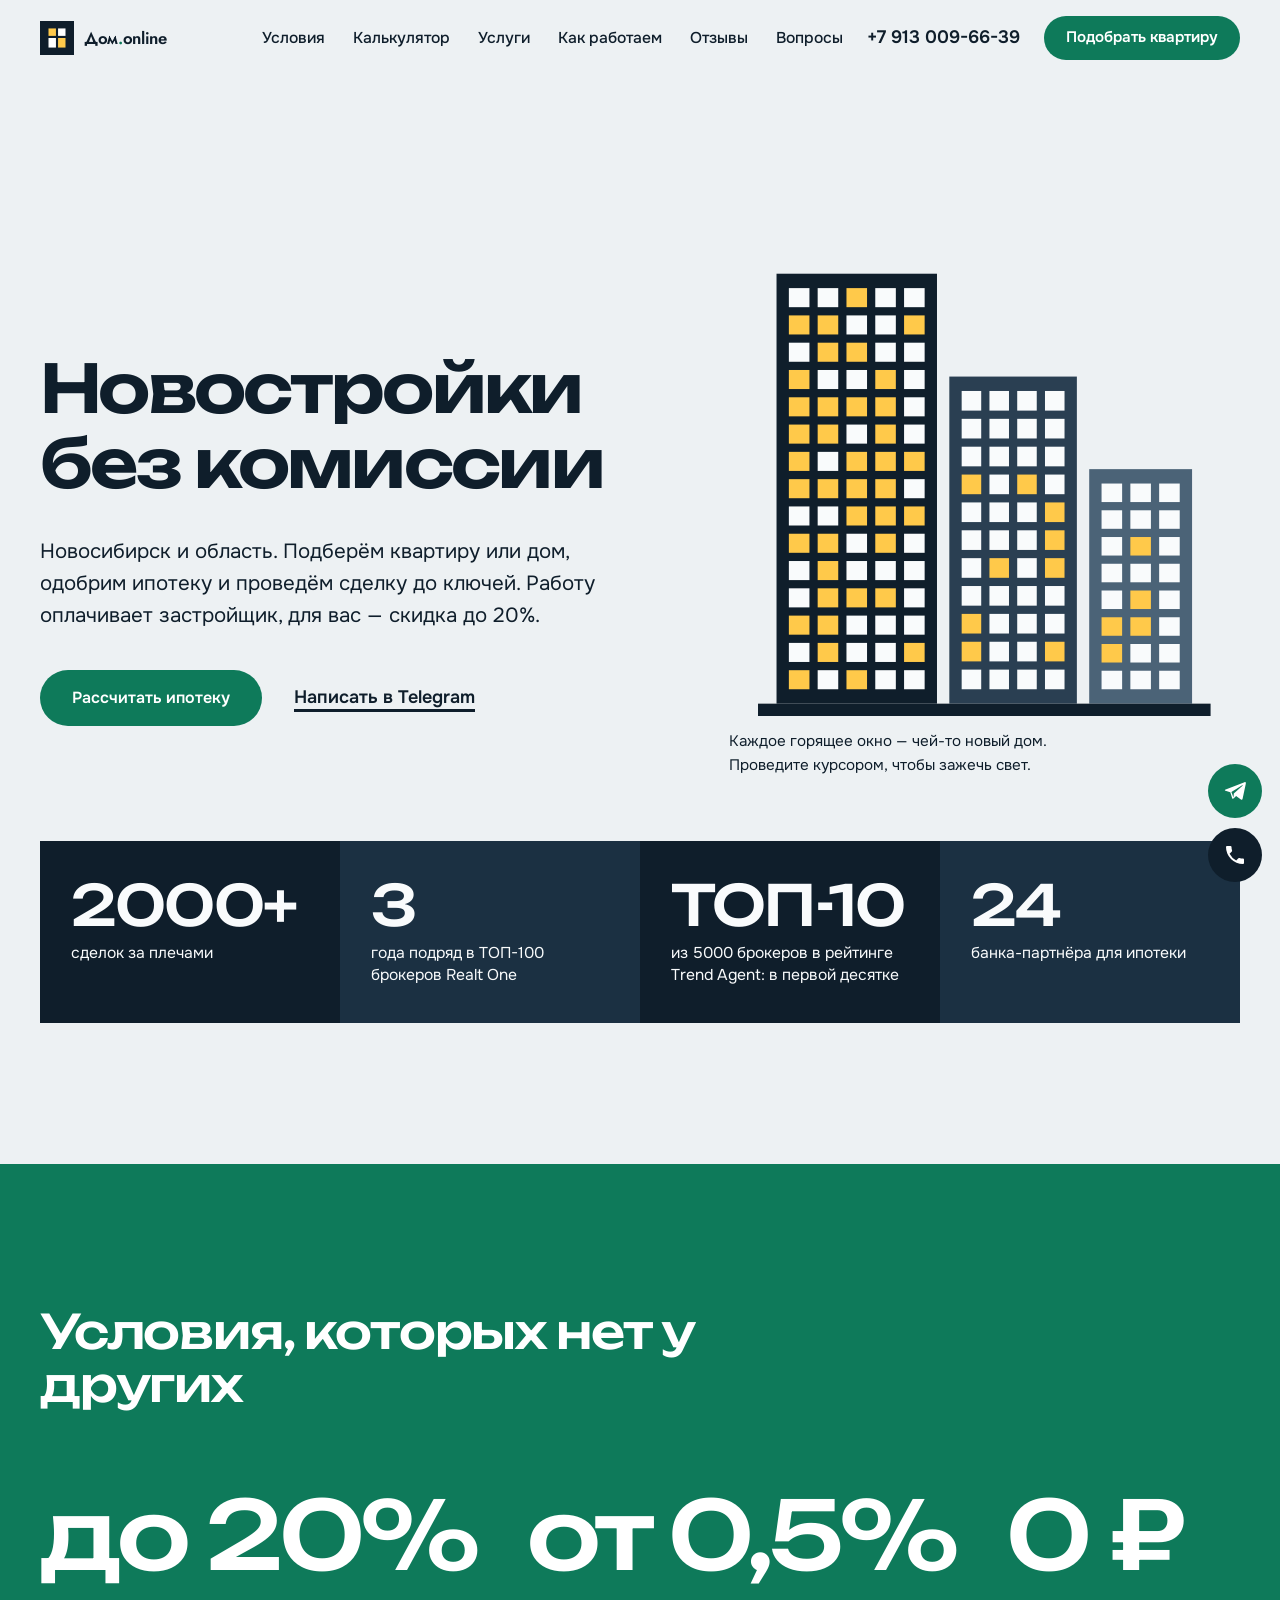
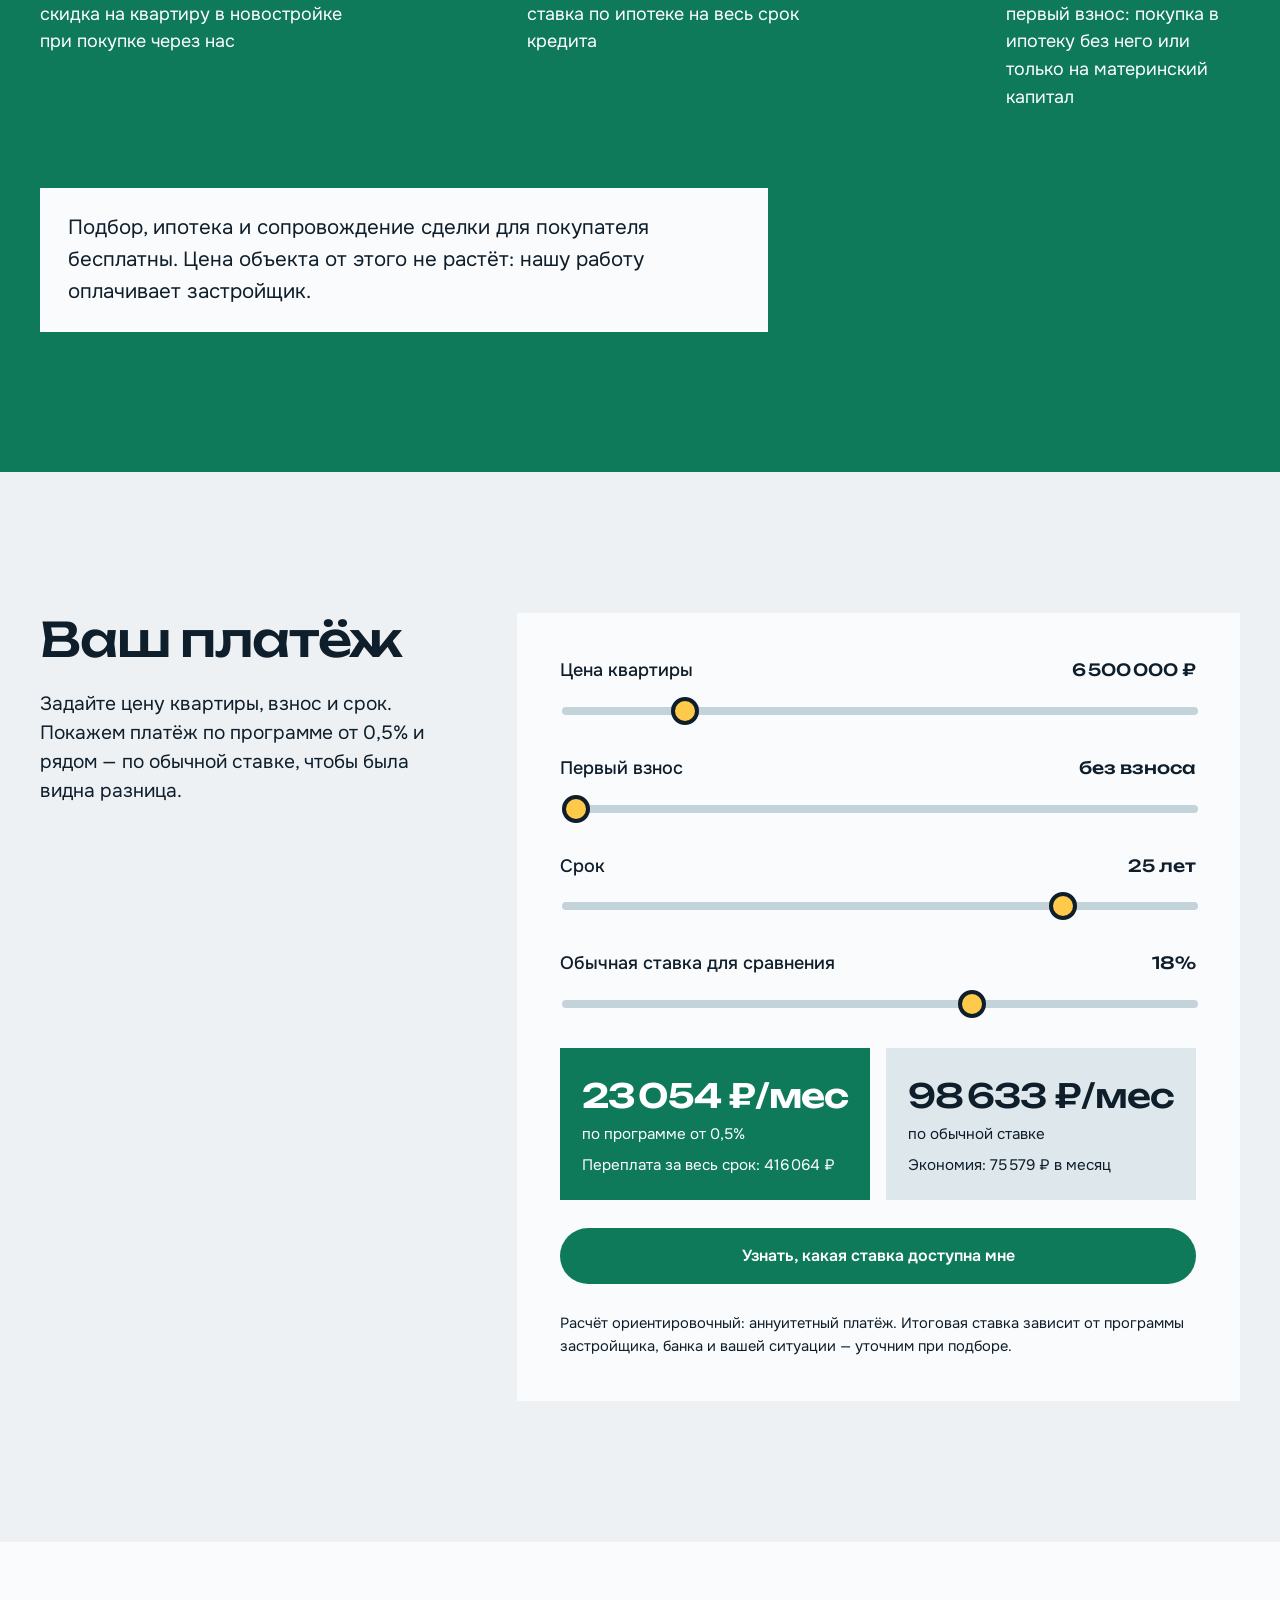
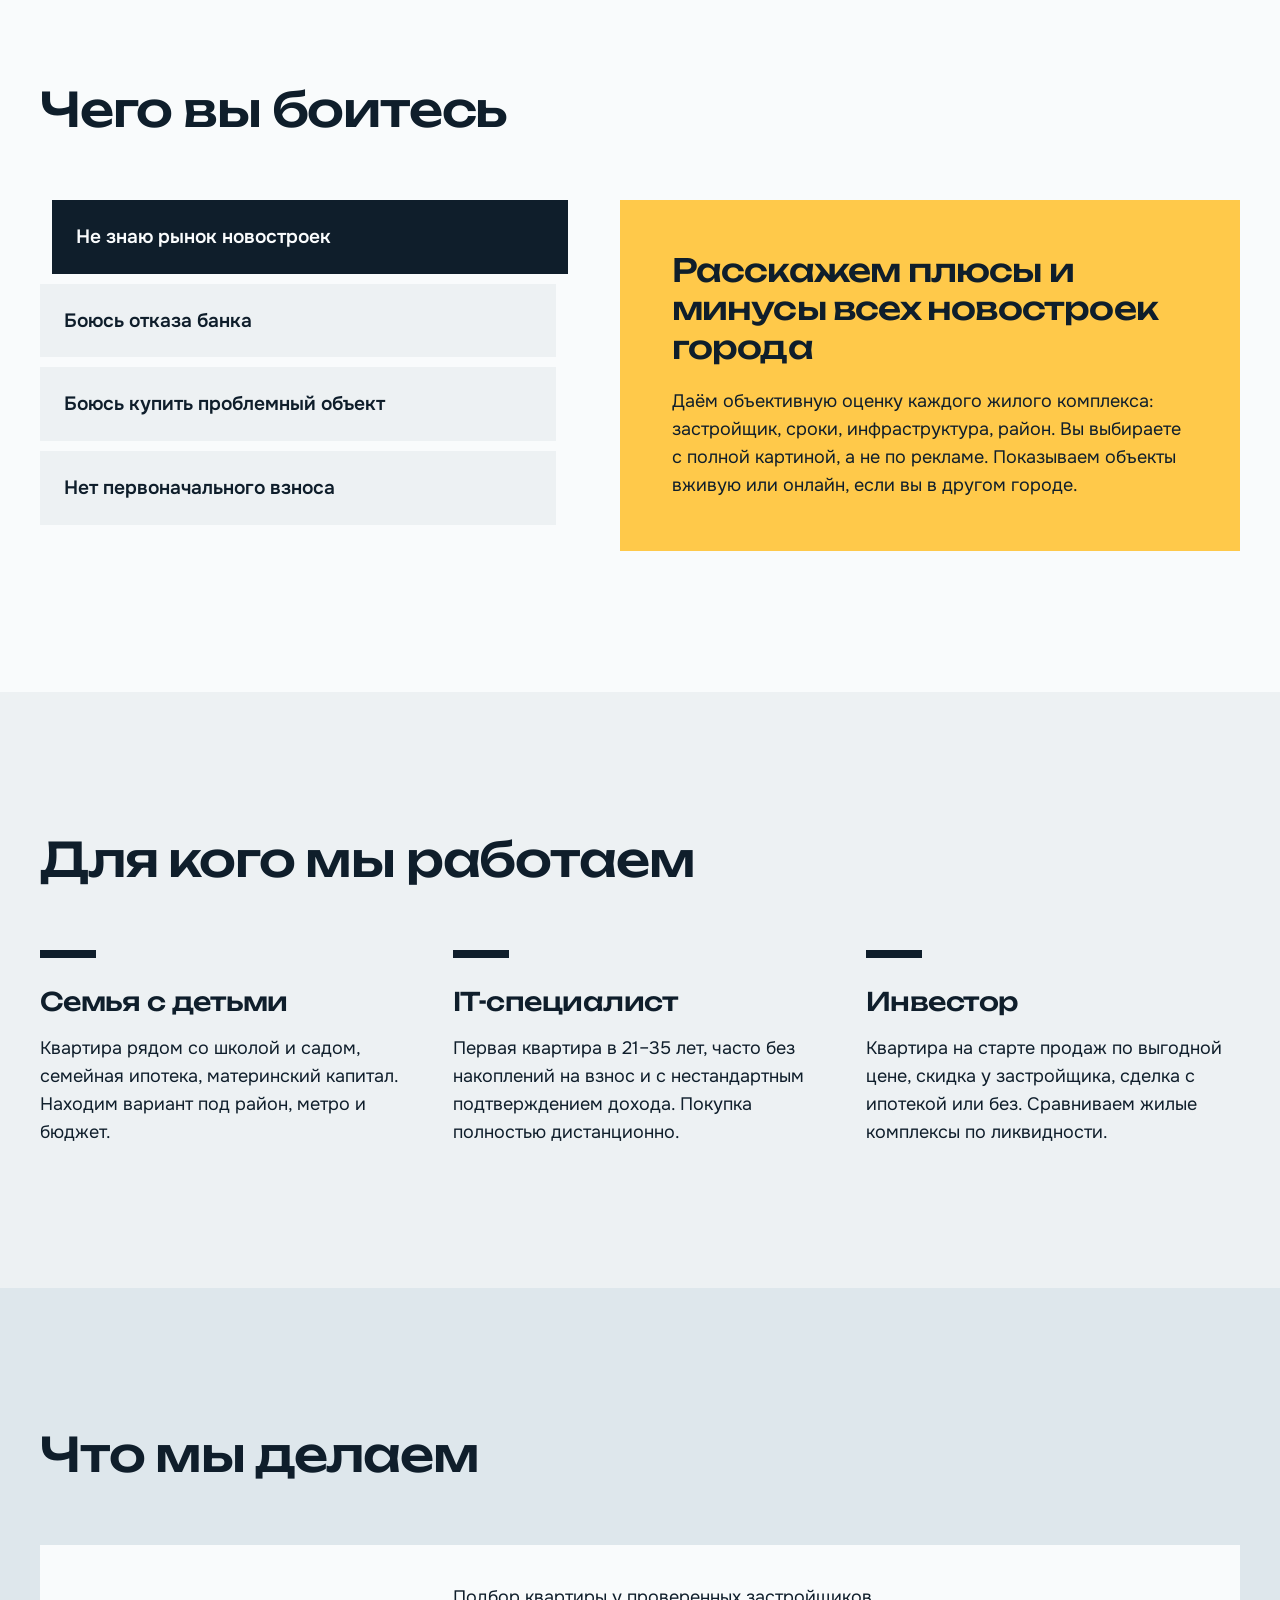
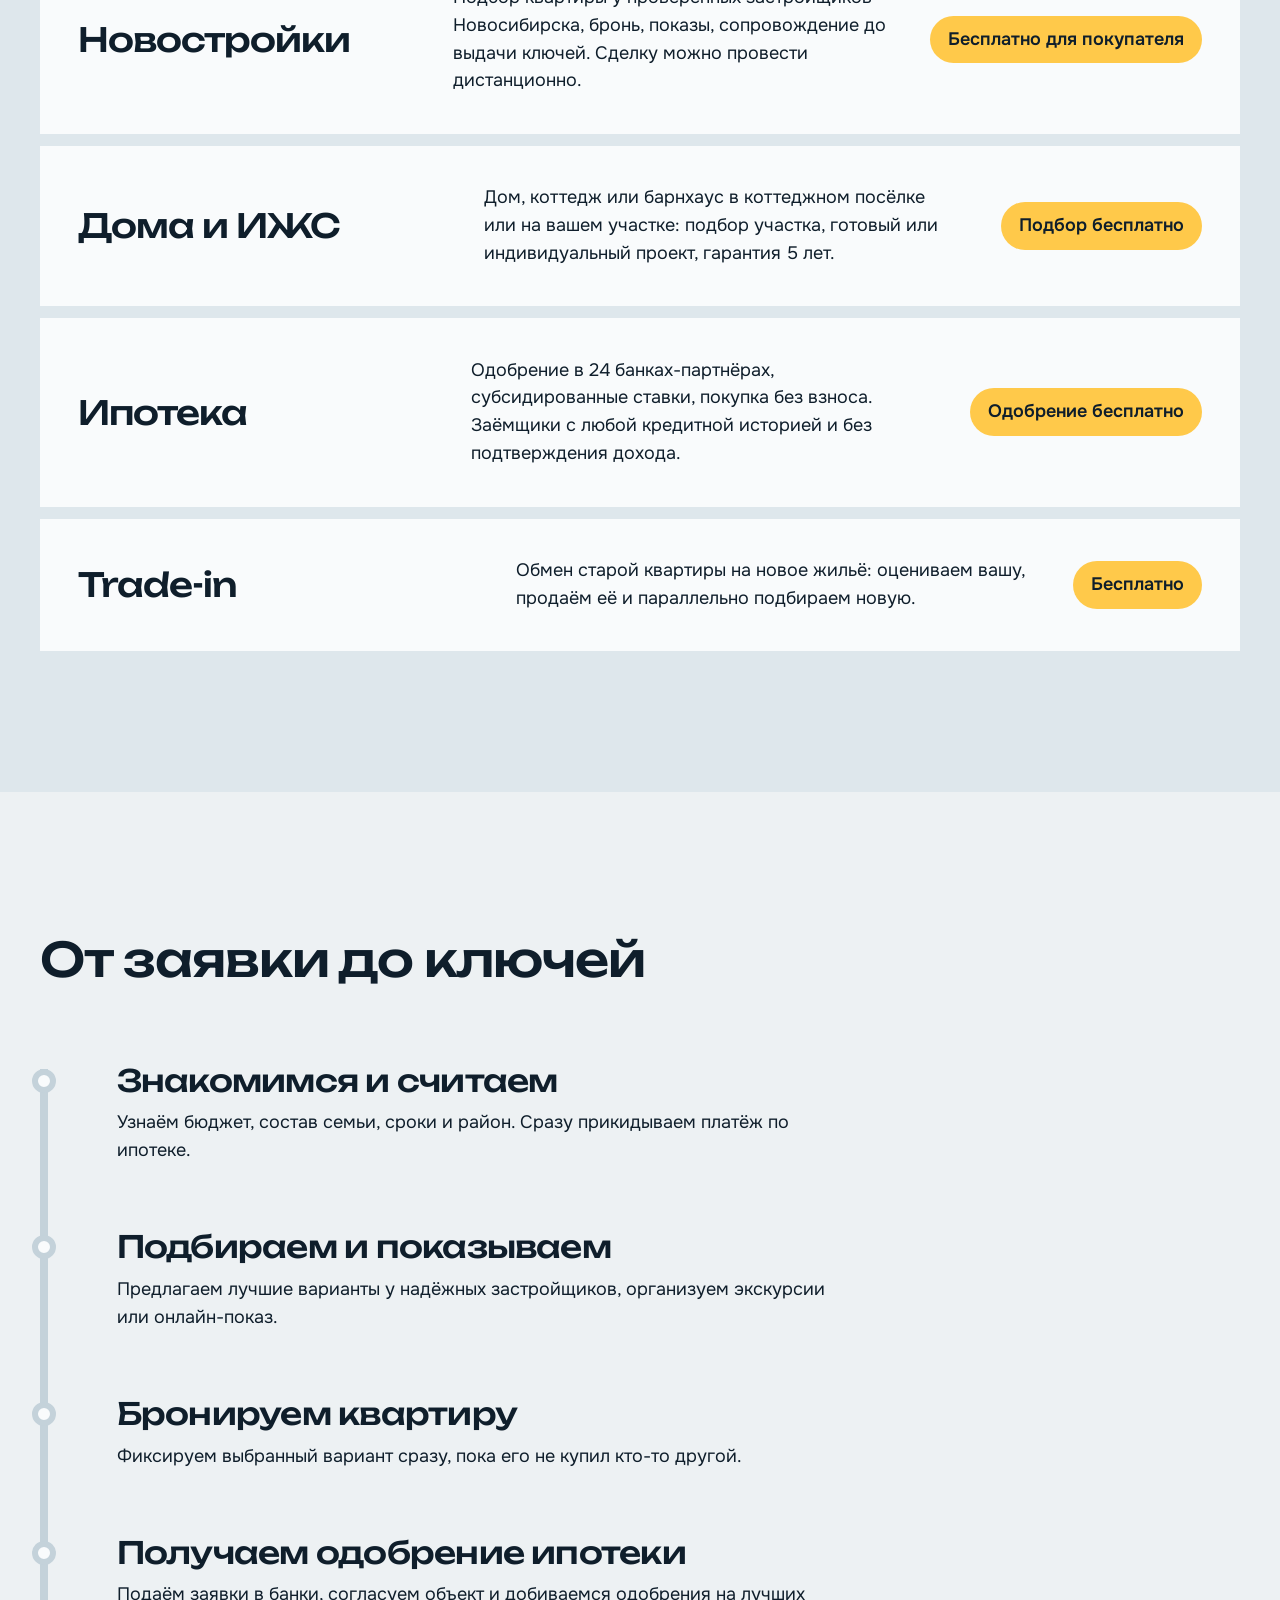
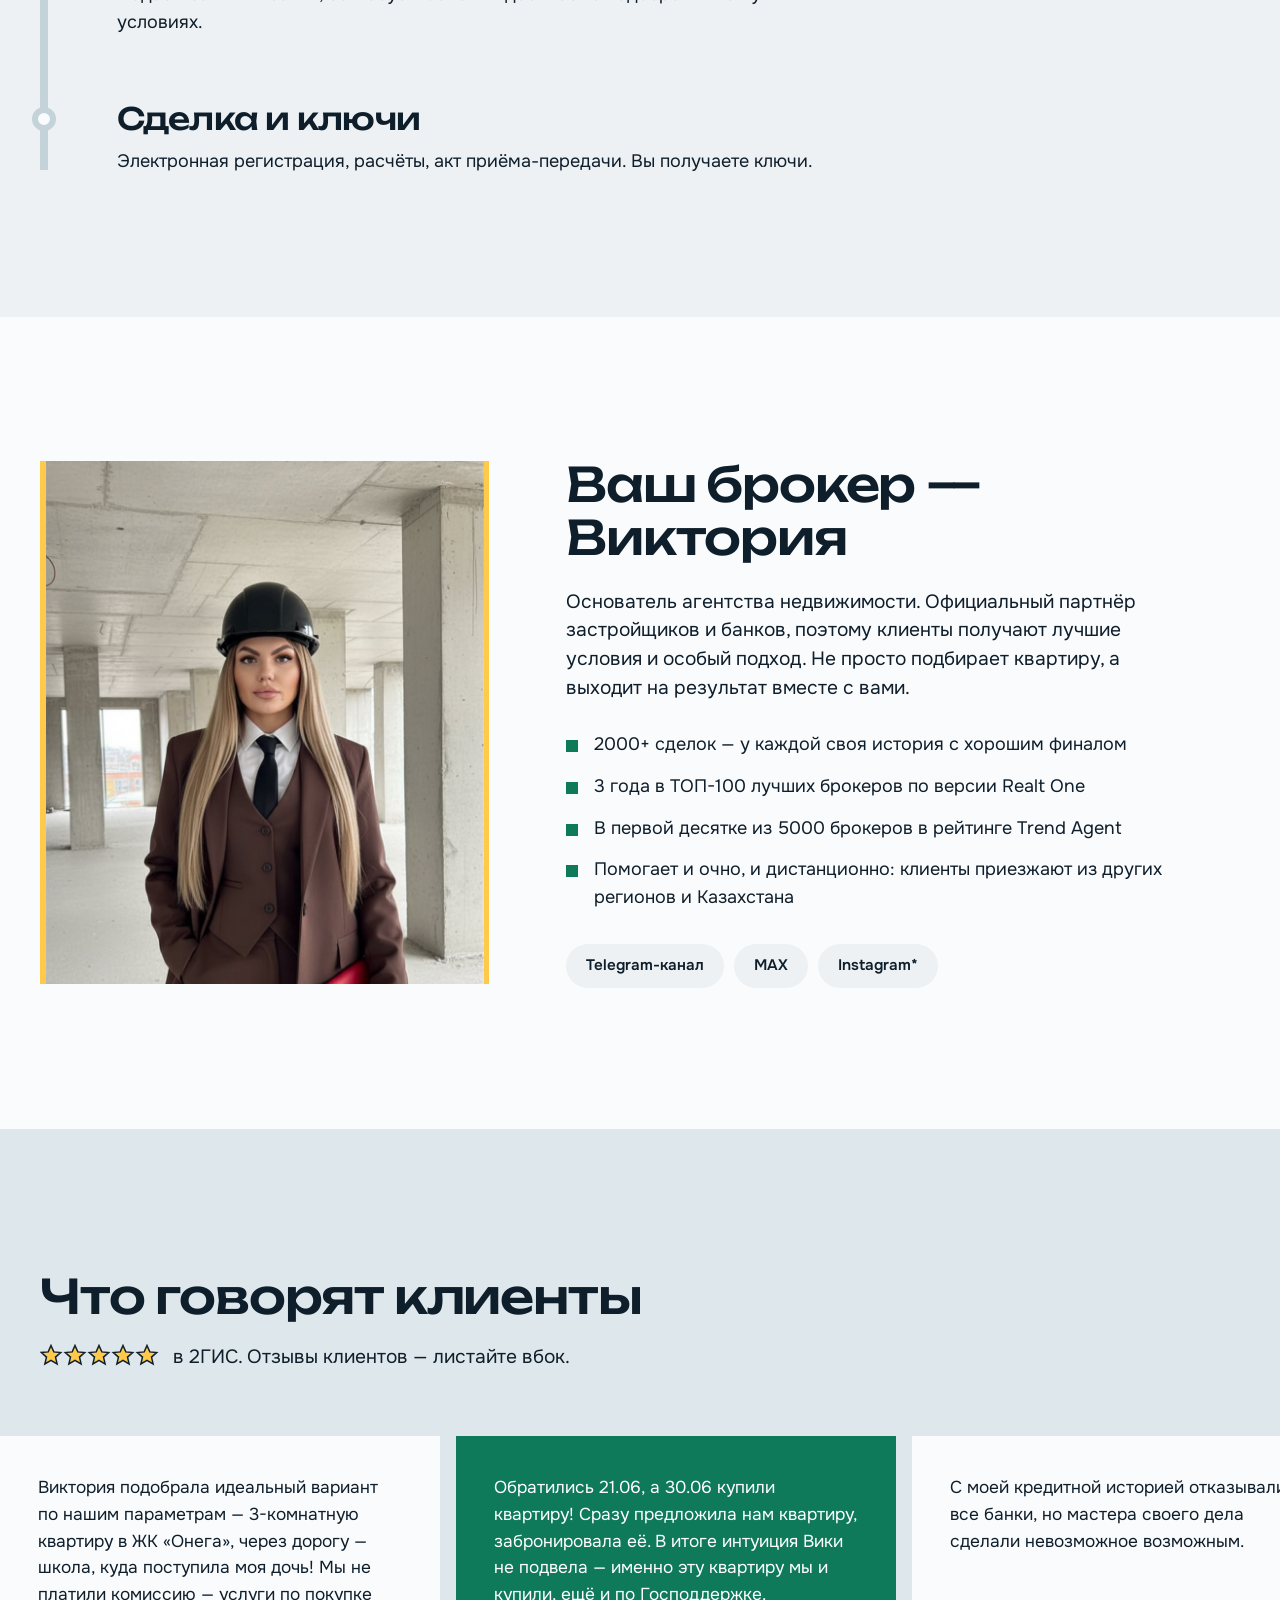
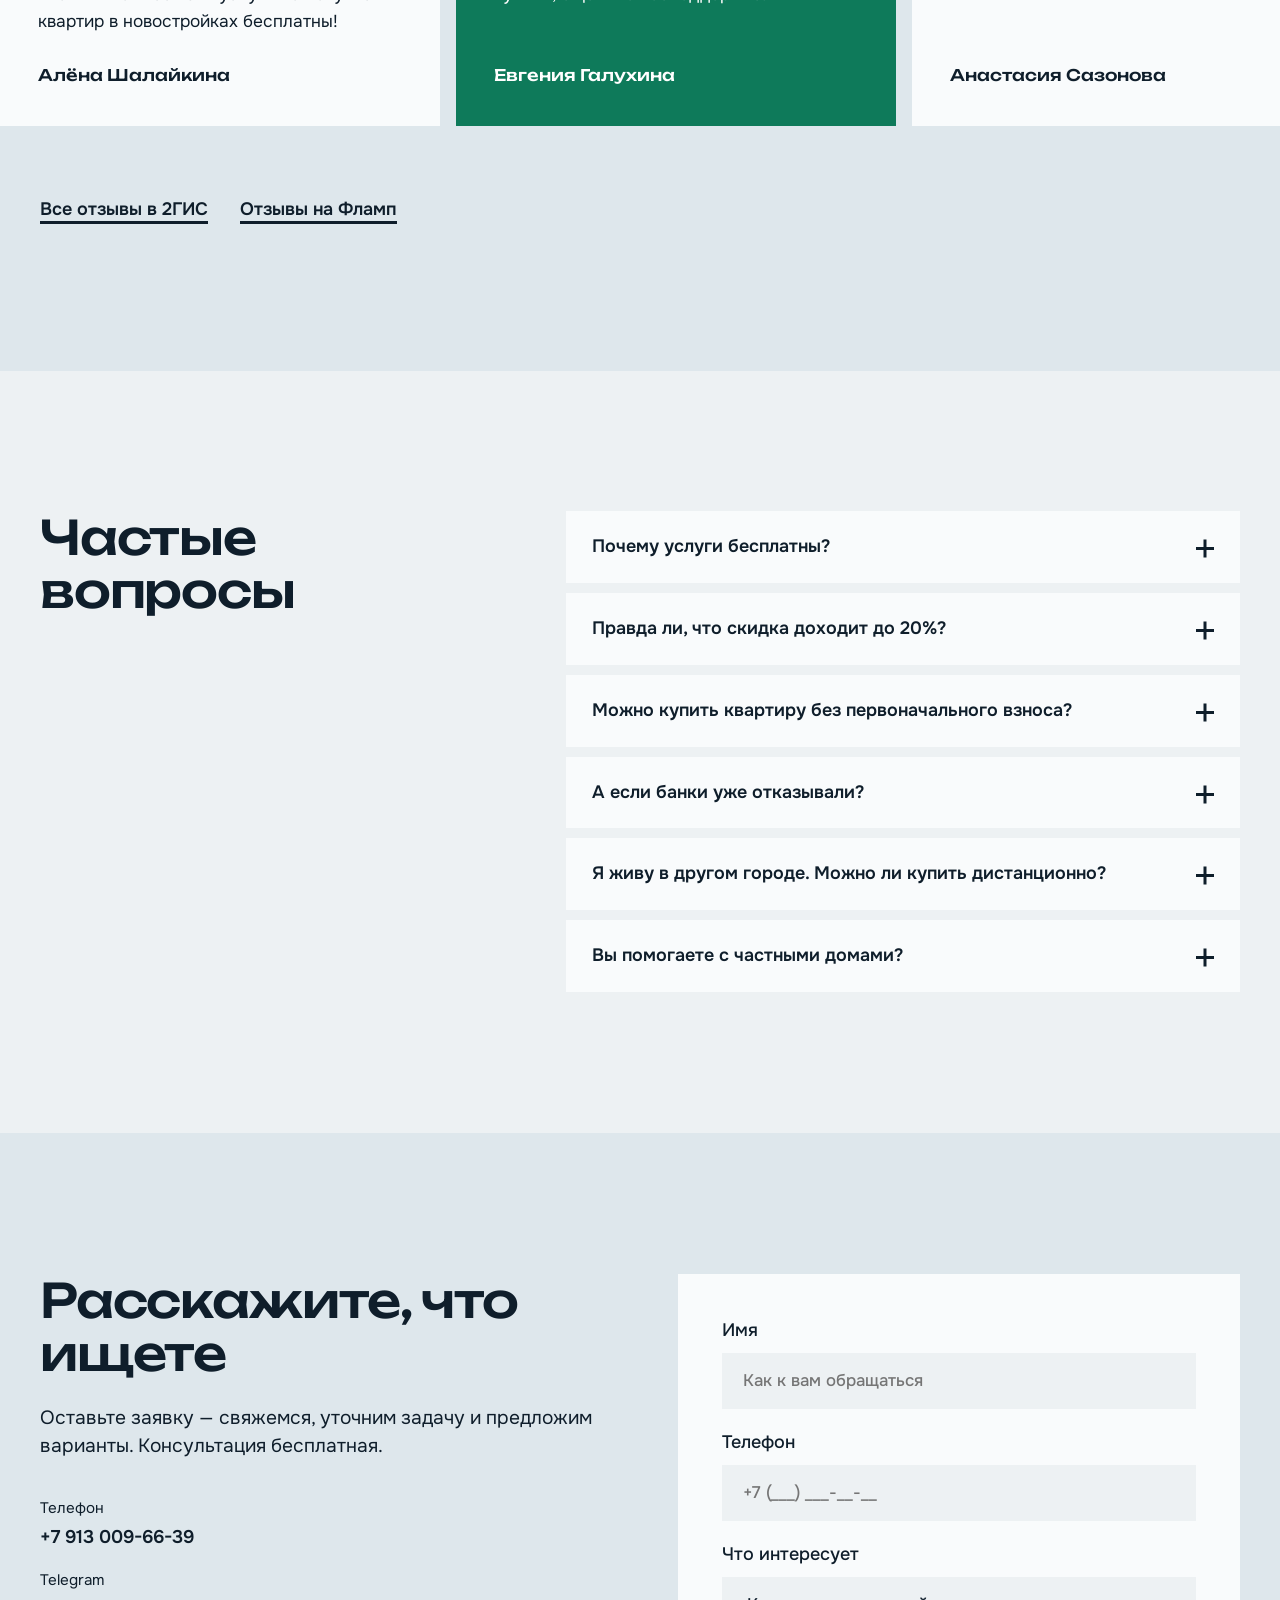
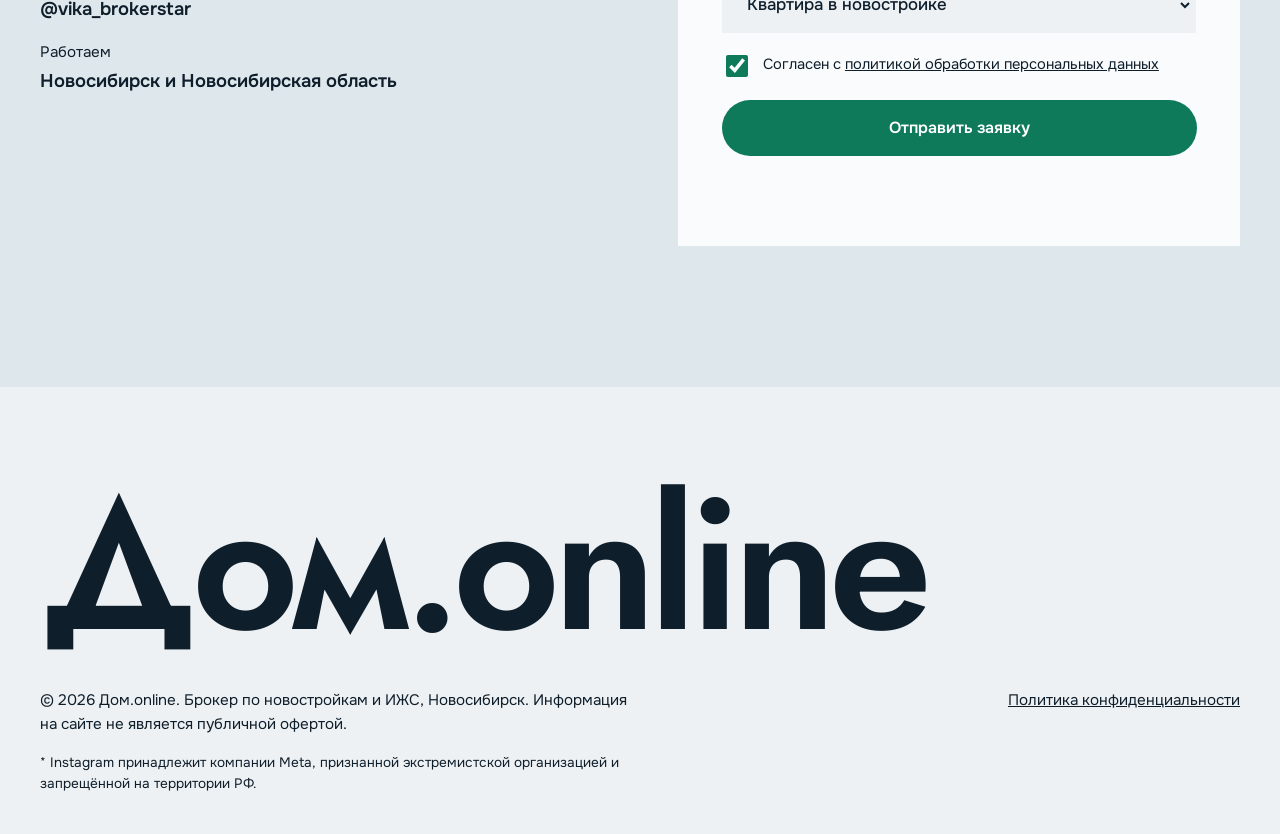
<file: index.html>
<!doctype html>
<html lang="ru">
<head>
<meta charset="utf-8">
<meta name="viewport" content="width=device-width, initial-scale=1">
<title>Дом.online — новостройки Новосибирска без комиссии, ипотека от 0,5%</title>
<meta name="description" content="Брокер по новостройкам и ИЖС в Новосибирске: скидки на квартиры до 20%, ипотека от 0,5% на весь срок, покупка без первоначального взноса. Подбор, ипотека и сделка до ключей — бесплатно для покупателя.">
<meta property="og:title" content="Дом.online — новостройки Новосибирска без комиссии">
<meta property="og:description" content="Скидки до 20%, ипотека от 0,5%, без первоначального взноса. Сопровождение до ключей бесплатно.">
<meta property="og:type" content="website">
<meta name="theme-color" content="#EDF1F3">
<link rel="icon" href="data:image/svg+xml,%3Csvg xmlns='http://www.w3.org/2000/svg' viewBox='0 0 32 32'%3E%3Crect width='32' height='32' fill='%230F1E2B'/%3E%3Crect x='8' y='7' width='7' height='7' fill='%23FFC94A'/%3E%3Crect x='17' y='7' width='7' height='7' fill='%23fff'/%3E%3Crect x='8' y='16' width='7' height='9' fill='%23fff'/%3E%3Crect x='17' y='16' width='7' height='9' fill='%23FFC94A'/%3E%3C/svg%3E">
<script>document.documentElement.classList.add('js')</script>
<link rel="preconnect" href="https://fonts.googleapis.com">
<link rel="preconnect" href="https://fonts.gstatic.com" crossorigin>
<link href="https://fonts.googleapis.com/css2?family=Jost:wght@500;600&family=Onest:wght@400;500;600&family=Unbounded:wght@500;600&display=swap" rel="stylesheet">
<link rel="stylesheet" href="styles.css">
</head>
<body>
<div class="progress" id="progress" aria-hidden="true"></div>

<header class="header" id="header">
  <div class="header__inner">
    <a class="logo" href="#top" aria-label="Дом.online — на главную">
      <svg class="logo__mark" viewBox="0 0 32 32" aria-hidden="true"><rect width="32" height="32" fill="currentColor"/><rect x="8" y="7" width="7" height="7" fill="#FFC94A"/><rect x="17" y="7" width="7" height="7" fill="#fff"/><rect x="8" y="16" width="7" height="9" fill="#fff"/><rect x="17" y="16" width="7" height="9" fill="#FFC94A"/></svg>
      <span class="logo__text brand">Дом<span class="logo__dot">.</span>online</span>
    </a>
    <nav class="nav" id="nav" aria-label="Основное меню">
      <a href="#terms">Условия</a>
      <a href="#calc">Калькулятор</a>
      <a href="#services">Услуги</a>
      <a href="#process">Как работаем</a>
      <a href="#reviews">Отзывы</a>
      <a href="#faq">Вопросы</a>
    </nav>
    <a class="header__phone" href="tel:+79130096639">+7 913 009-66-39</a>
    <a class="btn btn--sm header__cta" href="#contact"><span>Подобрать квартиру</span></a>
    <button class="burger" id="burger" aria-label="Меню" aria-expanded="false"><span></span><span></span></button>
  </div>
</header>

<main id="top">

<!-- HERO -->
<section class="hero">
  <div class="wrap hero__grid">
    <div class="hero__copy">
      <h1 class="hero__title" id="heroTitle">
        <span class="line"><span>Новостройки</span></span>
        <span class="line"><span>без комиссии</span></span>
      </h1>
      <p class="hero__lead">Новосибирск и область. Подберём квартиру или дом, одобрим ипотеку и проведём сделку до ключей. Работу оплачивает застройщик, для вас — скидка до&nbsp;20%.</p>
      <div class="hero__actions">
        <a class="btn magnetic" href="#calc"><span>Рассчитать ипотеку</span></a>
        <a class="link" href="https://t.me/vika_brokerstar" target="_blank" rel="noopener">Написать в Telegram</a>
      </div>
    </div>
    <figure class="facade" id="facade" aria-label="Фасад дома: каждое горящее окно — новый дом клиента">
      <svg class="facade__svg" id="facadeSvg" viewBox="0 0 440 560" preserveAspectRatio="xMidYMax meet" role="img" aria-hidden="true"></svg>
      <figcaption>Каждое горящее окно — чей-то новый дом. Проведите курсором, чтобы зажечь свет.</figcaption>
    </figure>
  </div>
  <div class="wrap">
    <dl class="facts">
      <div><dt>сделок за плечами</dt><dd><span data-count="2000">2000</span>+</dd></div>
      <div><dt>года подряд в ТОП-100 брокеров Realt One</dt><dd><span data-count="3">3</span></dd></div>
      <div><dt>из 5000 брокеров в рейтинге Trend Agent: в первой десятке</dt><dd>ТОП-<span data-count="10">10</span></dd></div>
      <div><dt>банка-партнёра для ипотеки</dt><dd><span data-count="24">24</span></dd></div>
    </dl>
  </div>
</section>

<!-- TERMS -->
<section class="terms" id="terms">
  <div class="wrap">
    <h2 class="h2">Условия, которых нет у других</h2>
    <div class="terms__row">
      <div class="term">
        <p class="term__num">до <span data-count="20">20</span>%</p>
        <p class="term__text">скидка на квартиру в новостройке при покупке через нас</p>
      </div>
      <div class="term">
        <p class="term__num">от <span data-count="0.5" data-dec="1">0,5</span>%</p>
        <p class="term__text">ставка по ипотеке на весь срок кредита</p>
      </div>
      <div class="term">
        <p class="term__num"><span data-count="0">0</span> ₽</p>
        <p class="term__text">первый взнос: покупка в ипотеку без него или только на материнский капитал</p>
      </div>
    </div>
    <p class="terms__note">Подбор, ипотека и сопровождение сделки для покупателя бесплатны. Цена объекта от этого не растёт: нашу работу оплачивает застройщик.</p>
  </div>
</section>

<!-- CALC -->
<section class="calc" id="calc">
  <div class="wrap calc__grid">
    <div class="calc__intro">
      <h2 class="h2">Ваш платёж</h2>
      <p class="lead">Задайте цену квартиры, взнос и срок. Покажем платёж по программе от 0,5% и рядом — по обычной ставке, чтобы была видна разница.</p>
    </div>
    <form class="calc__panel" id="calcForm" onsubmit="return false">
      <label class="field-range">
        <span class="field-range__top"><span>Цена квартиры</span><output id="oPrice"></output></span>
        <input type="range" id="price" min="2500000" max="25000000" step="100000" value="6500000">
      </label>
      <label class="field-range">
        <span class="field-range__top"><span>Первый взнос</span><output id="oDown"></output></span>
        <input type="range" id="down" min="0" max="50" step="1" value="0">
      </label>
      <label class="field-range">
        <span class="field-range__top"><span>Срок</span><output id="oTerm"></output></span>
        <input type="range" id="term" min="5" max="30" step="1" value="25">
      </label>
      <label class="field-range">
        <span class="field-range__top"><span>Обычная ставка для сравнения</span><output id="oMkt"></output></span>
        <input type="range" id="mkt" min="5" max="25" step="0.5" value="18">
      </label>
      <div class="calc__result">
        <div class="res res--main">
          <p class="res__num" id="rOur">—</p>
          <p class="res__sub">по программе от 0,5%</p>
          <p class="res__sub" id="rOver"></p>
        </div>
        <div class="res">
          <p class="res__num res__num--muted" id="rMkt">—</p>
          <p class="res__sub">по обычной ставке</p>
          <p class="res__sub" id="rSave"></p>
        </div>
      </div>
      <a class="btn btn--block" href="#contact" id="calcCta"><span>Узнать, какая ставка доступна мне</span></a>
      <p class="calc__fine">Расчёт ориентировочный: аннуитетный платёж. Итоговая ставка зависит от программы застройщика, банка и вашей ситуации — уточним при подборе.</p>
    </form>
  </div>
</section>

<!-- FEARS -->
<section class="fears" id="fears">
  <div class="wrap">
    <h2 class="h2">Чего вы боитесь</h2>
    <div class="fears__grid">
      <div class="fears__tabs" role="tablist" aria-label="Опасения покупателя">
        <button role="tab" aria-selected="true" aria-controls="fear-0" id="tab-0" class="is-active">Не знаю рынок новостроек</button>
        <button role="tab" aria-selected="false" aria-controls="fear-1" id="tab-1">Боюсь отказа банка</button>
        <button role="tab" aria-selected="false" aria-controls="fear-2" id="tab-2">Боюсь купить проблемный объект</button>
        <button role="tab" aria-selected="false" aria-controls="fear-3" id="tab-3">Нет первоначального взноса</button>
      </div>
      <div class="fears__panels">
        <div role="tabpanel" id="fear-0" aria-labelledby="tab-0" class="fpanel is-active">
          <p class="fpanel__big">Расскажем плюсы и минусы всех новостроек города</p>
          <p>Даём объективную оценку каждого жилого комплекса: застройщик, сроки, инфраструктура, район. Вы выбираете с полной картиной, а не по рекламе. Показываем объекты вживую или онлайн, если вы в другом городе.</p>
        </div>
        <div role="tabpanel" id="fear-1" aria-labelledby="tab-1" class="fpanel" hidden>
          <p class="fpanel__big">Ипотеку одобряем бесплатно — в любом из 24 банков.</p>
          <p>Подаём заявки в банки-партнёры и добиваемся решения. Работаем с заёмщиками с любой кредитной историей, в том числе без подтверждения дохода. Решение по заявке — от 30 минут.</p>
        </div>
        <div role="tabpanel" id="fear-2" aria-labelledby="tab-2" class="fpanel" hidden>
          <p class="fpanel__big">Только проверенные застройщики.</p>
          <p>Не работаем с теми, кто срывает сроки строительства, и не предлагаем неликвидные объекты. Квартиру бронируем сразу после выбора, сделку оформляем с электронной регистрацией.</p>
        </div>
        <div role="tabpanel" id="fear-3" aria-labelledby="tab-3" class="fpanel" hidden>
          <p class="fpanel__big">Покупка без взноса — возможна.</p>
          <p>Подберём программу, где первоначальный взнос не нужен, или оформим покупку только на материнский капитал. Заранее посчитаем платёж, чтобы он был комфортным.</p>
        </div>
      </div>
    </div>
  </div>
</section>

<!-- AUDIENCE -->
<section class="who">
  <div class="wrap">
    <h2 class="h2">Для кого мы работаем</h2>
    <ul class="who__list">
      <li>
        <h3>Семья с детьми</h3>
        <p>Квартира рядом со школой и садом, семейная ипотека, материнский капитал. Находим вариант под район, метро и бюджет.</p>
      </li>
      <li>
        <h3>IT-специалист</h3>
        <p>Первая квартира в 21–35 лет, часто без накоплений на взнос и с нестандартным подтверждением дохода. Покупка полностью дистанционно.</p>
      </li>
      <li>
        <h3>Инвестор</h3>
        <p>Квартира на старте продаж по выгодной цене, скидка у застройщика, сделка с ипотекой или без. Сравниваем жилые комплексы по ликвидности.</p>
      </li>
    </ul>
  </div>
</section>

<!-- SERVICES -->
<section class="services" id="services">
  <div class="wrap">
    <h2 class="h2">Что мы делаем</h2>
    <ul class="srv-list">
      <li class="srv">
        <h3 class="srv__title">Новостройки</h3>
        <p class="srv__text">Подбор квартиры у проверенных застройщиков Новосибирска, бронь, показы, сопровождение до выдачи ключей. Сделку можно провести дистанционно.</p>
        <p class="srv__price">Бесплатно для покупателя</p>
      </li>
      <li class="srv">
        <h3 class="srv__title">Дома и ИЖС</h3>
        <p class="srv__text">Дом, коттедж или барнхаус в коттеджном посёлке или на вашем участке: подбор участка, готовый или индивидуальный проект, гарантия 5 лет.</p>
        <p class="srv__price">Подбор бесплатно</p>
      </li>
      <li class="srv">
        <h3 class="srv__title">Ипотека</h3>
        <p class="srv__text">Одобрение в 24 банках-партнёрах, субсидированные ставки, покупка без взноса. Заёмщики с любой кредитной историей и без подтверждения дохода.</p>
        <p class="srv__price">Одобрение бесплатно</p>
      </li>
      <li class="srv">
        <h3 class="srv__title">Trade-in</h3>
        <p class="srv__text">Обмен старой квартиры на новое жильё: оцениваем вашу, продаём её и параллельно подбираем новую.</p>
        <p class="srv__price">Бесплатно</p>
      </li>
    </ul>
  </div>
</section>

<!-- PROCESS -->
<section class="process" id="process">
  <div class="wrap">
    <h2 class="h2">От заявки до ключей</h2>
    <div class="road" id="road">
      <div class="road__track" aria-hidden="true"><div class="road__fill" id="roadFill"></div></div>
      <ol class="road__steps">
        <li><h3>Знакомимся и считаем</h3><p>Узнаём бюджет, состав семьи, сроки и район. Сразу прикидываем платёж по ипотеке.</p></li>
        <li><h3>Подбираем и показываем</h3><p>Предлагаем лучшие варианты у надёжных застройщиков, организуем экскурсии или онлайн-показ.</p></li>
        <li><h3>Бронируем квартиру</h3><p>Фиксируем выбранный вариант сразу, пока его не купил кто-то другой.</p></li>
        <li><h3>Получаем одобрение ипотеки</h3><p>Подаём заявки в банки, согласуем объект и добиваемся одобрения на лучших условиях.</p></li>
        <li><h3>Сделка и ключи</h3><p>Электронная регистрация, расчёты, акт приёма-передачи. Вы получаете ключи.</p></li>
      </ol>
    </div>
  </div>
</section>

<!-- ABOUT -->
<section class="about" id="about">
  <div class="wrap about__grid">
    <div class="about__photo">
      <img src="img/viktoria.jpg" width="900" height="1575" alt="Виктория, основатель агентства Дом.online, на строящемся объекте" loading="lazy">
    </div>
    <div class="about__copy">
      <h2 class="h2">Ваш брокер — Виктория</h2>
      <p class="lead">Основатель агентства недвижимости. Официальный партнёр застройщиков и банков, поэтому клиенты получают лучшие условия и особый подход. Не просто подбирает квартиру, а выходит на результат вместе с вами.</p>
      <ul class="about__list">
        <li>2000+ сделок — у каждой своя история с хорошим финалом</li>
        <li>3 года в ТОП-100 лучших брокеров по версии Realt One</li>
        <li>В первой десятке из 5000 брокеров в рейтинге Trend Agent</li>
        <li>Помогает и очно, и дистанционно: клиенты приезжают из других регионов и Казахстана</li>
      </ul>
      <div class="about__links">
        <a class="chip" href="https://telegram.me/agent_top_expert" target="_blank" rel="noopener">Telegram-канал</a>
        <a class="chip" href="https://max.ru/id383704274570_biz" target="_blank" rel="noopener">MAX</a>
        <a class="chip" href="https://instagram.com/vika_brokerstar" target="_blank" rel="noopener">Instagram*</a>
      </div>
    </div>
  </div>
</section>

<!-- REVIEWS -->
<section class="reviews" id="reviews">
  <div class="wrap">
    <h2 class="h2">Что говорят клиенты</h2>
    <p class="lead reviews__lead"><svg class="stars" viewBox="0 0 120 22" role="img" aria-label="5 звёзд"><g fill="#FFC94A" stroke="#0F1E2B" stroke-width="1.5"><path transform="translate(0)" d="M11 1.5l2.8 6.4 6.9.6-5.2 4.6 1.6 6.8L11 16.3 4.9 19.9l1.6-6.8L1.3 8.5l6.9-.6z"/><path transform="translate(24)" d="M11 1.5l2.8 6.4 6.9.6-5.2 4.6 1.6 6.8L11 16.3 4.9 19.9l1.6-6.8L1.3 8.5l6.9-.6z"/><path transform="translate(48)" d="M11 1.5l2.8 6.4 6.9.6-5.2 4.6 1.6 6.8L11 16.3 4.9 19.9l1.6-6.8L1.3 8.5l6.9-.6z"/><path transform="translate(72)" d="M11 1.5l2.8 6.4 6.9.6-5.2 4.6 1.6 6.8L11 16.3 4.9 19.9l1.6-6.8L1.3 8.5l6.9-.6z"/><path transform="translate(96)" d="M11 1.5l2.8 6.4 6.9.6-5.2 4.6 1.6 6.8L11 16.3 4.9 19.9l1.6-6.8L1.3 8.5l6.9-.6z"/></g></svg> <span>в 2ГИС. Отзывы клиентов — листайте вбок.</span></p>
  </div>
  <div class="rv-track" id="rvTrack" tabindex="0" aria-label="Отзывы клиентов">
    <figure class="rv">
      <blockquote>Виктория подобрала идеальный вариант по нашим параметрам — 3-комнатную квартиру в ЖК «Онега», через дорогу — школа, куда поступила моя дочь! Мы не платили комиссию — услуги по покупке квартир в новостройках бесплатны!</blockquote>
      <figcaption>Алёна Шалайкина</figcaption>
    </figure>
    <figure class="rv rv--accent">
      <blockquote>Обратились 21.06, а 30.06 купили квартиру! Сразу предложила нам квартиру, забронировала её. В итоге интуиция Вики не подвела — именно эту квартиру мы и купили, ещё и по Господдержке.</blockquote>
      <figcaption>Евгения Галухина</figcaption>
    </figure>
    <figure class="rv">
      <blockquote>С моей кредитной историей отказывали все банки, но мастера своего дела сделали невозможное возможным.</blockquote>
      <figcaption>Анастасия Сазонова</figcaption>
    </figure>
    <figure class="rv">
      <blockquote>Квартиру мы покупали дистанционно, находясь в городе Чита. Виктория оперативно подобрала объект, который нас устроил на 100%, и сегодня мы заключили сделку в Сбере!</blockquote>
      <figcaption>Олеся Петунина</figcaption>
    </figure>
    <figure class="rv rv--accent">
      <blockquote>Виктория нашла для меня адекватный вариант ипотеки по субсидированной ставке под 1.99%, а в дальнейшем под 0.49% и без первоначального взноса!</blockquote>
      <figcaption>Анжелика Костина</figcaption>
    </figure>
    <figure class="rv">
      <blockquote>Сделка проходила в банке ВТБ на Крылова, по времени заняла не более полутора часов, и мы уже получили ключи от приобретенной квартиры!</blockquote>
      <figcaption>Дарья Волчек</figcaption>
    </figure>
    <figure class="rv">
      <blockquote>Никогда ранее не сталкивалась с агентствами недвижимости. Виктория в любое время дня и ночи готова ответить на все вопросы и развеять все сомнения. Никакой лишней воды — всё по факту, оперативно и быстро.</blockquote>
      <figcaption>Екатерина Ткаченко</figcaption>
    </figure>
    <figure class="rv">
      <blockquote>Я иногородний и много вопросов решалось по звонку! Юридические аспекты решались быстро.</blockquote>
      <figcaption>Ринат Камалов</figcaption>
    </figure>
  </div>
  <div class="wrap reviews__foot">
    <a class="link" href="https://2gis.ru/novosibirsk/firm/70000001066589627/tab/reviews" target="_blank" rel="noopener">Все отзывы в 2ГИС</a>
    <a class="link" href="https://novosibirsk.flamp.ru/dom_online" target="_blank" rel="noopener">Отзывы на Фламп</a>
  </div>
</section>

<!-- FAQ -->
<section class="faq" id="faq">
  <div class="wrap faq__grid">
    <h2 class="h2">Частые вопросы</h2>
    <div class="faq__list">
      <details class="faq__item"><summary>Почему услуги бесплатны?</summary><p>Нашу работу полностью оплачивают застройщики. Для вас цена квартиры не растёт: вы платите ровно столько, сколько стоит объект, а часто меньше — за счёт скидок.</p></details>
      <details class="faq__item"><summary>Правда ли, что скидка доходит до 20%?</summary><p>Да, при покупке через нас размер скидки на квартиры в новостройках достигает 20%. Точная цифра зависит от застройщика, жилого комплекса и конкретной квартиры — назовём её при подборе.</p></details>
      <details class="faq__item"><summary>Можно купить квартиру без первоначального взноса?</summary><p>Можно. Есть программы ипотеки без взноса, а также покупка только на материнский капитал. Подберём вариант под вашу ситуацию.</p></details>
      <details class="faq__item"><summary>А если банки уже отказывали?</summary><p>Работаем с заёмщиками с любой кредитной историей, в том числе без подтверждения дохода. Заявки подаём в 24 банка-партнёра, подбираем тот, где решение будет положительным.</p></details>
      <details class="faq__item"><summary>Я живу в другом городе. Можно ли купить дистанционно?</summary><p>Да. Покажем объекты онлайн, подготовим документы и проведём сделку удалённо. Так покупали клиенты из Читы, Казахстана и других регионов.</p></details>
      <details class="faq__item"><summary>Вы помогаете с частными домами?</summary><p>Да. Подберём участок и проект, построим дом или коттедж в посёлке или на вашем участке. Гарантия на строительство — 5 лет.</p></details>
    </div>
  </div>
</section>

<!-- CONTACT -->
<section class="contact" id="contact">
  <div class="wrap contact__grid">
    <div class="contact__copy">
      <h2 class="h2">Расскажите, что ищете</h2>
      <p class="lead">Оставьте заявку — свяжемся, уточним задачу и предложим варианты. Консультация бесплатная.</p>
      <ul class="contact__list">
        <li><span>Телефон</span><a href="tel:+79130096639">+7 913 009-66-39</a></li>
        <li><span>Telegram</span><a href="https://t.me/vika_brokerstar" target="_blank" rel="noopener">@vika_brokerstar</a></li>
        <li><span>Работаем</span>Новосибирск и Новосибирская область</li>
      </ul>
    </div>
    <form class="form" id="leadForm" novalidate>
      <label class="field"><span>Имя</span><input type="text" name="name" autocomplete="name" required placeholder="Как к вам обращаться"></label>
      <label class="field"><span>Телефон</span><input type="tel" name="phone" autocomplete="tel" required placeholder="+7 (___) ___-__-__" inputmode="tel"></label>
      <label class="field"><span>Что интересует</span>
        <select name="interest">
          <option>Квартира в новостройке</option>
          <option>Дом или коттедж (ИЖС)</option>
          <option>Ипотека</option>
          <option>Trade-in (обмен квартиры)</option>
          <option>Другое</option>
        </select>
      </label>
      <input type="hidden" name="calc" id="calcField" value="">
      <input type="text" name="_gotcha" style="display:none" tabindex="-1" autocomplete="off">
      <label class="check"><input type="checkbox" name="agree" required checked><span>Согласен с <a href="privacy.html" target="_blank">политикой обработки персональных данных</a></span></label>
      <button class="btn btn--block" type="submit"><span>Отправить заявку</span></button>
      <p class="form__status" id="formStatus" role="status"></p>
    </form>
  </div>
</section>

</main>

<footer class="footer">
  <div class="wrap">
    <p class="footer__brand brand" aria-hidden="true">Дом.online</p>
    <div class="footer__row">
      <p>© <span id="year"></span> Дом.online. Брокер по новостройкам и ИЖС, Новосибирск. Информация на сайте не является публичной офертой.</p>
      <p><a href="privacy.html">Политика конфиденциальности</a></p>
    </div>
    <p class="footer__note">* Instagram принадлежит компании Meta, признанной экстремистской организацией и запрещённой на территории РФ.</p>
  </div>
</footer>

<div class="fab" aria-label="Быстрая связь">
  <a class="fab__btn" href="https://t.me/vika_brokerstar" target="_blank" rel="noopener" aria-label="Написать в Telegram"><svg viewBox="0 0 24 24" aria-hidden="true"><path fill="currentColor" d="M21.5 3.2 2.7 10.4c-1.1.4-1.1 1.1-.2 1.4l4.8 1.5 1.8 5.6c.2.6.4.8.8.8.4 0 .6-.2.9-.5l2.3-2.2 4.8 3.5c.9.5 1.5.2 1.7-.8l3.2-15c.3-1.2-.4-1.8-1.3-1.5ZM8.4 13.1l10.8-6.8c.5-.3.9-.1.6.2l-9 8.1-.3 3.8-2.1-5.3Z"/></svg></a>
  <a class="fab__btn fab__btn--call" href="tel:+79130096639" aria-label="Позвонить"><svg viewBox="0 0 24 24" aria-hidden="true"><path fill="currentColor" d="M6.6 10.8a15 15 0 0 0 6.6 6.6l2.2-2.2a1 1 0 0 1 1-.25c1.1.37 2.3.57 3.6.57a1 1 0 0 1 1 1V20a1 1 0 0 1-1 1A17 17 0 0 1 3 4a1 1 0 0 1 1-1h3.5a1 1 0 0 1 1 1c0 1.3.2 2.5.57 3.6a1 1 0 0 1-.25 1Z"/></svg></a>
</div>

<script src="script.js"></script>
</body>
</html>
</file>
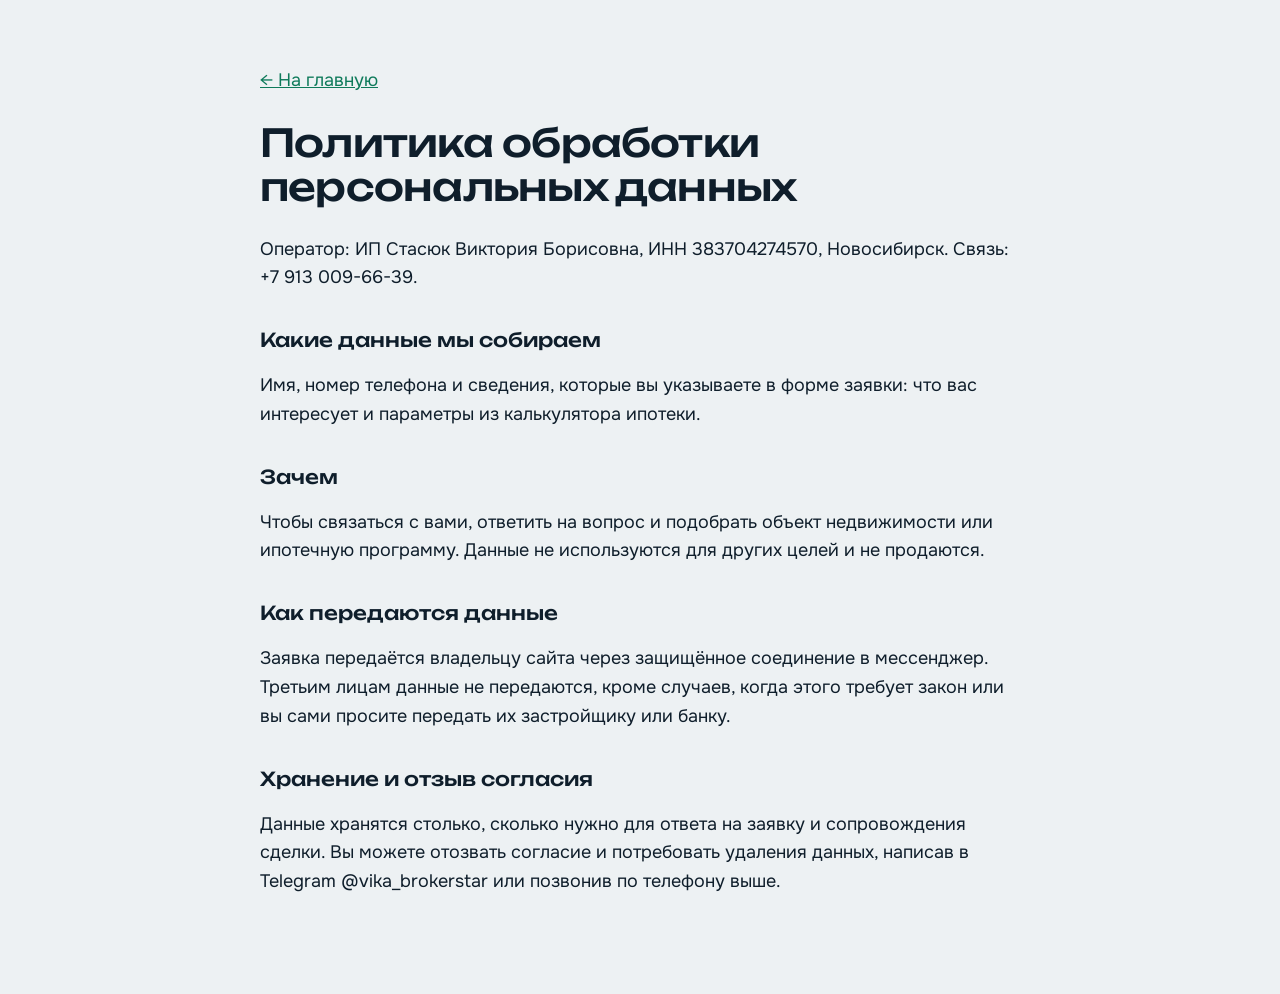
<file: privacy.html>
<!doctype html>
<html lang="ru">
<head>
<meta charset="utf-8">
<meta name="viewport" content="width=device-width, initial-scale=1">
<title>Политика конфиденциальности — Дом.online</title>
<link href="https://fonts.googleapis.com/css2?family=Onest:wght@400;600&family=Unbounded:wght@500&display=swap" rel="stylesheet">
<style>
body{margin:0;background:#EDF1F3;color:#0F1E2B;font:18px/1.6 Onest,system-ui,sans-serif}
main{max-width:760px;margin:0 auto;padding:48px 20px 80px}
h1{font:500 clamp(1.6rem,4vw,2.4rem)/1.15 Unbounded,sans-serif;letter-spacing:-.02em}
h2{font:500 1.2rem/1.3 Unbounded,sans-serif;margin-top:36px}
a{color:#0E7A5A}
</style>
</head>
<body>
<main>
<p><a href="index.html">← На главную</a></p>
<h1>Политика обработки персональных данных</h1>
<p>Оператор: ИП Стасюк Виктория Борисовна, ИНН 383704274570, Новосибирск. Связь: +7 913 009-66-39.</p>
<h2>Какие данные мы собираем</h2>
<p>Имя, номер телефона и сведения, которые вы указываете в форме заявки: что вас интересует и параметры из калькулятора ипотеки.</p>
<h2>Зачем</h2>
<p>Чтобы связаться с вами, ответить на вопрос и подобрать объект недвижимости или ипотечную программу. Данные не используются для других целей и не продаются.</p>
<h2>Как передаются данные</h2>
<p>Заявка передаётся владельцу сайта через защищённое соединение в мессенджер. Третьим лицам данные не передаются, кроме случаев, когда этого требует закон или вы сами просите передать их застройщику или банку.</p>
<h2>Хранение и отзыв согласия</h2>
<p>Данные хранятся столько, сколько нужно для ответа на заявку и сопровождения сделки. Вы можете отозвать согласие и потребовать удаления данных, написав в Telegram @vika_brokerstar или позвонив по телефону выше.</p>
</main>
</body>
</html>
</file>
<file: styles.css>
:root {
  --ground: #EDF1F3;
  --ground-2: #DEE7EC;
  --paper: #F9FBFC;
  --ink: #0F1E2B;
  --accent: #0E7A5A;
  --accent-hover: #0A6247;
  --on-accent: #FFFFFF;
  --light: #FFC94A;
  --dim: #C4D2DA;
  --font-display: 'Unbounded', 'Onest', sans-serif;
  --font-text: 'Onest', system-ui, sans-serif;
  --ease: cubic-bezier(.2, .7, .1, 1);
  --gutter: clamp(16px, 4vw, 40px);
  --section: clamp(88px, 11vw, 176px);
}

*, *::before, *::after { box-sizing: border-box; }
html { scroll-behavior: smooth; -webkit-text-size-adjust: 100%; }
body {
  margin: 0;
  background: var(--ground);
  color: var(--ink);
  font-family: var(--font-text);
  font-size: 18px;
  line-height: 1.55;
  -webkit-font-smoothing: antialiased;
}
img, svg { display: block; max-width: 100%; }
a { color: inherit; }
h1, h2, h3, p, ul, ol, dl, dd, figure, blockquote { margin: 0; padding: 0; }
ul, ol { list-style: none; }
button, input, select { font: inherit; color: inherit; }
::selection { background: var(--light); color: var(--ink); }
:focus-visible { outline: 3px solid var(--ink); outline-offset: 3px; }
.wrap { width: 100%; max-width: 1280px; margin: 0 auto; padding: 0 var(--gutter); }

/* ===== type ===== */
.h2 {
  font-family: var(--font-display);
  font-weight: 500;
  font-size: clamp(1.65rem, 3.7vw, 3.1rem);
  line-height: 1.12;
  letter-spacing: -0.025em;
  max-width: 20ch;
}
.lead { font-size: clamp(1.05rem, 1.5vw, 1.3rem); line-height: 1.5; max-width: 46ch; }

/* ===== buttons ===== */
.btn {
  display: inline-flex; align-items: center; justify-content: center;
  min-height: 56px; padding: 0 32px;
  background: var(--accent); color: var(--on-accent);
  border: 0; border-radius: 999px;
  font-weight: 600; font-size: 1rem; text-decoration: none; cursor: pointer;
  transition: background .25s var(--ease), transform .25s var(--ease);
  will-change: transform;
}
.btn:hover { background: var(--accent-hover); }
.btn:active { transform: scale(.97); }
.btn--sm { min-height: 44px; padding: 0 22px; font-size: .95rem; }
.btn--block { width: 100%; }
.btn[disabled] { opacity: .6; cursor: default; }
.link {
  font-weight: 600; padding: 6px 0;
  text-decoration: underline; text-decoration-thickness: 3px; text-underline-offset: 6px;
  transition: text-underline-offset .3s var(--ease), color .2s;
}
.link:hover { text-underline-offset: 2px; color: var(--accent); }

/* ===== header ===== */
.progress { position: fixed; top: 0; left: 0; height: 4px; width: 100%; background: var(--accent); transform: scaleX(0); transform-origin: 0 50%; z-index: 60; }
.header { position: sticky; top: 0; z-index: 50; background: var(--ground); transition: background .3s; }
.header.scrolled { background: var(--paper); }
.header__inner { display: flex; align-items: center; gap: 24px; min-width: 0; height: 76px; max-width: 1280px; margin: 0 auto; padding: 0 var(--gutter); }
.logo { display: flex; align-items: center; gap: 10px; flex-shrink: 0; text-decoration: none; }
.logo__mark { width: 34px; height: 34px; color: var(--ink); }
.logo__text { font-family: var(--font-display); font-weight: 600; font-size: 1.05rem; letter-spacing: -0.02em; }
.logo__dot { color: var(--accent); }
.nav { display: flex; gap: 28px; margin-left: auto; }
.nav a { white-space: nowrap; text-decoration: none; font-size: .98rem; font-weight: 500; padding: 8px 0; transition: color .2s; }
.nav a:hover { color: var(--accent); }
.header__phone { white-space: nowrap; font-weight: 600; text-decoration: none; }
.burger { display: none; width: 44px; height: 44px; background: none; border: 0; padding: 0; position: relative; cursor: pointer; }
.burger span { position: absolute; left: 10px; right: 10px; height: 3px; background: var(--ink); transition: transform .3s var(--ease), top .3s var(--ease); }
.burger span:nth-child(1) { top: 16px; } .burger span:nth-child(2) { top: 26px; }
.burger.is-open span:nth-child(1) { top: 21px; transform: rotate(45deg); }
.burger.is-open span:nth-child(2) { top: 21px; transform: rotate(-45deg); }

/* ===== hero ===== */
.hero { padding: clamp(24px, 5vw, 64px) 0 0; }
.hero__grid { display: grid; grid-template-columns: 1.25fr 1fr; gap: clamp(24px, 4vw, 64px); align-items: end; }
.hero__copy { padding-bottom: clamp(24px, 4vw, 56px); }
.hero__title {
  font-family: var(--font-display); font-weight: 600;
  font-size: clamp(2.05rem, 5.2vw, 4.7rem); line-height: 1.04; letter-spacing: -0.04em;
}
.line { display: block; overflow: hidden; padding-bottom: .08em; }
.line > span { display: block; }
.js .line > span { transform: translateY(105%); transition: transform 1s var(--ease); }
.js.is-loaded .line > span { transform: none; }
.js.is-loaded .line:nth-child(2) > span { transition-delay: .12s; }
.hero__lead { margin-top: clamp(20px, 2.6vw, 36px); font-size: clamp(1.15rem, 1.6vw, 1.35rem); max-width: 40ch; }
.hero__actions { display: flex; flex-wrap: wrap; align-items: center; gap: 20px 32px; margin-top: clamp(24px, 3vw, 40px); }
.js .hero__lead, .js .hero__actions, .js .facade { opacity: 0; transform: translateY(24px); transition: opacity .9s var(--ease), transform .9s var(--ease); }
.js.is-loaded .hero__lead { opacity: 1; transform: none; transition-delay: .35s; }
.js.is-loaded .hero__actions { opacity: 1; transform: none; transition-delay: .5s; }
.js.is-loaded .facade { opacity: 1; transform: none; transition-delay: .2s; }

.facade { display: flex; flex-direction: column; align-items: stretch; }
.facade__svg { width: 100%; height: auto; max-height: 64vh; }
.facade figcaption { padding: 14px 0 0; font-size: .95rem; max-width: 36ch; }
.win { fill: var(--paper); transition: fill .5s var(--ease); }
.win.is-on { fill: var(--light); transition-duration: .25s; }
.facade__svg .tower { fill: var(--ink); }
.facade__svg .tower--b { fill: #2A3F52; }
.facade__svg .tower--c { fill: #4B6377; }
.facade__svg .ground { fill: var(--ink); }

.facts { display: grid; grid-template-columns: repeat(4, 1fr); gap: 0; margin-top: clamp(32px, 5vw, 72px); background: var(--ink); color: var(--paper); }
.facts div { padding: clamp(20px, 3vw, 36px) clamp(16px, 2.4vw, 32px); display: flex; flex-direction: column-reverse; justify-content: flex-end; gap: 10px; }
.facts div:nth-child(even) { background: #1B3042; }
.facts dd { font-family: var(--font-display); font-weight: 500; font-size: clamp(2rem, 4.4vw, 3.8rem); line-height: 1; letter-spacing: -0.03em; }
.facts dt { font-size: .98rem; line-height: 1.4; max-width: 26ch; }

/* ===== terms ===== */
.terms { background: var(--accent); color: var(--on-accent); padding: var(--section) 0; margin-top: var(--section); }
.terms__row { display: grid; grid-template-columns: repeat(3, 1fr); gap: clamp(28px, 4vw, 72px); margin-top: clamp(40px, 6vw, 88px); }
.term__num { font-family: var(--font-display); font-weight: 500; font-size: clamp(3rem, 7.4vw, 6.6rem); line-height: 1; letter-spacing: -0.045em; white-space: nowrap; }
.term__text { margin-top: 18px; font-size: clamp(1.05rem, 1.4vw, 1.25rem); max-width: 26ch; }
.terms__note { margin-top: clamp(44px, 6vw, 88px); font-size: clamp(1.1rem, 1.6vw, 1.4rem); max-width: 52ch; background: var(--paper); color: var(--ink); padding: 24px 28px; }

/* ===== calc ===== */
.calc { padding: var(--section) 0; }
.calc__grid { display: grid; grid-template-columns: 1fr 1.25fr; gap: clamp(32px, 6vw, 96px); align-items: start; }
.calc__intro .lead { margin-top: 24px; }
.calc__intro .h2 { max-width: none; }
.calc__panel { background: var(--paper); padding: clamp(24px, 3.4vw, 48px); display: grid; gap: 28px; }
.field-range { display: grid; gap: 10px; }
.field-range__top { display: flex; justify-content: space-between; gap: 16px; font-weight: 500; }
.field-range output { font-family: var(--font-display); font-weight: 500; font-size: 1.05rem; text-align: right; white-space: nowrap; }
input[type=range] { -webkit-appearance: none; appearance: none; width: 100%; height: 28px; background: transparent; cursor: pointer; --p: 50%; }
input[type=range]::-webkit-slider-runnable-track { height: 8px; background: var(--dim); border-radius: 8px; }
input[type=range]::-moz-range-track { height: 8px; background: var(--dim); border-radius: 8px; }
input[type=range]::-moz-range-progress { height: 8px; background: var(--ink); border-radius: 8px; }
input[type=range]::-webkit-slider-thumb { -webkit-appearance: none; width: 28px; height: 28px; margin-top: -10px; background: var(--light); border: 4px solid var(--ink); border-radius: 50%; transition: transform .2s var(--ease); }
input[type=range]::-moz-range-thumb { width: 20px; height: 20px; background: var(--light); border: 4px solid var(--ink); border-radius: 50%; }
input[type=range]:active::-webkit-slider-thumb { transform: scale(1.18); }
.calc__result { display: grid; grid-template-columns: 1.2fr 1fr; gap: 16px; }
.res { padding: 22px; background: var(--ground-2); }
.res--main { background: var(--accent); color: var(--on-accent); }
.res__label { font-size: .95rem; font-weight: 500; }
.res__num { margin-top: 8px; font-family: var(--font-display); font-weight: 600; font-size: clamp(1.5rem, 2.6vw, 2.3rem); letter-spacing: -0.03em; line-height: 1.1; white-space: nowrap; }
.res__num--muted { font-weight: 500; }
.res__sub { margin-top: 8px; font-size: .95rem; min-height: 1.5em; }
.calc__fine { font-size: .92rem; }

/* ===== fears ===== */
.fears { padding: var(--section) 0; background: var(--paper); }
.fears__grid { display: grid; grid-template-columns: 1fr 1.2fr; gap: clamp(28px, 5vw, 80px); margin-top: clamp(32px, 5vw, 64px); align-items: stretch; }
.fears__tabs { display: grid; gap: 10px; align-content: start; }
.fears__tabs button {
  text-align: left; background: var(--ground); border: 0; padding: 22px 24px; cursor: pointer;
  font-weight: 600; font-size: clamp(1.05rem, 1.5vw, 1.25rem);
  transition: background .3s var(--ease), color .3s var(--ease), transform .3s var(--ease);
}
.fears__tabs button:hover { transform: translateX(6px); }
.fears__tabs button.is-active { background: var(--ink); color: var(--paper); transform: translateX(12px); }
.fpanel { background: var(--light); padding: clamp(28px, 4vw, 56px); height: 100%; display: grid; align-content: start; gap: 22px; animation: panelIn .6s var(--ease); }
.fpanel[hidden] { display: none; }
.fpanel__big { font-family: var(--font-display); font-weight: 500; font-size: clamp(1.4rem, 2.5vw, 2.1rem); line-height: 1.2; letter-spacing: -0.025em; }
@keyframes panelIn { from { opacity: 0; transform: translateY(20px); } to { opacity: 1; transform: none; } }

/* ===== who ===== */
.who { padding: var(--section) 0; }
.who__list { display: grid; grid-template-columns: repeat(3, 1fr); gap: clamp(20px, 3vw, 48px); margin-top: clamp(32px, 5vw, 64px); }
.who__list li { position: relative; padding-top: 32px; }
.who__list li::before { content: ''; position: absolute; top: 0; left: 0; width: 56px; height: 8px; background: var(--ink); transition: width .5s var(--ease), background .3s; }
.who__list li:hover::before { width: 100%; background: var(--accent); }

.who__list h3 { font-family: var(--font-display); font-weight: 500; font-size: clamp(1.3rem, 2vw, 1.7rem); letter-spacing: -0.02em; }
.who__list p { margin-top: 14px; max-width: 34ch; }

/* ===== services ===== */
.services { padding: var(--section) 0; background: var(--ground-2); }
.srv-list { margin-top: clamp(32px, 5vw, 64px); display: grid; gap: 12px; }
.srv { display: grid; grid-template-columns: 1fr 1.3fr auto; gap: clamp(16px, 3vw, 48px); align-items: center; background: var(--paper); padding: clamp(22px, 3vw, 40px); transition: background .35s var(--ease), color .35s var(--ease), transform .35s var(--ease); }
.srv:hover { background: var(--ink); color: var(--paper); transform: translateX(8px); }
.srv__title { font-family: var(--font-display); font-weight: 500; font-size: clamp(1.4rem, 2.6vw, 2.2rem); letter-spacing: -0.03em; }
.srv__price { font-weight: 600; background: var(--light); color: var(--ink); padding: 10px 18px; border-radius: 999px; white-space: nowrap; }

/* ===== process ===== */
.process { padding: var(--section) 0; }
.road { position: relative; margin-top: clamp(40px, 6vw, 80px); padding-left: clamp(36px, 6vw, 96px); }
.road__track { position: absolute; left: 0; top: 6px; bottom: 6px; width: 8px; background: var(--dim); }
.road__fill { width: 100%; height: 100%; background: var(--accent); transform: scaleY(0); transform-origin: 50% 0; }
.road__steps { display: grid; gap: clamp(36px, 5vw, 72px); counter-reset: s; }
.road__steps li { position: relative; max-width: 62ch; }
.road__steps li::before {
  content: ''; position: absolute; left: calc(-1 * clamp(36px, 6vw, 96px) - 8px); top: 6px; width: 24px; height: 24px;
  background: var(--paper); border: 6px solid var(--dim); border-radius: 50%; transition: background .4s, border-color .4s, transform .4s var(--ease);
}
.road__steps li.is-passed::before { background: var(--light); border-color: var(--accent); transform: scale(1.2); }
.road__steps h3 { font-family: var(--font-display); font-weight: 500; font-size: clamp(1.3rem, 2.4vw, 2rem); letter-spacing: -0.025em; line-height: 1.2; }
.road__steps p { margin-top: 10px; }

/* ===== about ===== */
.about { padding: var(--section) 0; background: var(--paper); }
.about__grid { display: grid; grid-template-columns: .8fr 1.2fr; gap: clamp(32px, 6vw, 96px); align-items: center; }
.about__photo { background: var(--light); padding: clamp(14px, 2vw, 28px) clamp(14px, 2vw, 28px) 0; overflow: hidden; }
.about__photo img { width: 100%; height: auto; aspect-ratio: 4 / 5; object-fit: cover; object-position: 50% 20%; will-change: transform; }
.about__copy .lead { margin-top: 24px; }
.about__list { margin-top: 28px; display: grid; gap: 14px; max-width: 54ch; }
.about__list li { padding-left: 28px; position: relative; }
.about__list li::before { content: ''; position: absolute; left: 0; top: .5em; width: 12px; height: 12px; background: var(--accent); }
.about__links { display: flex; flex-wrap: wrap; gap: 10px; margin-top: 32px; }
.chip { display: inline-flex; align-items: center; min-height: 44px; padding: 0 20px; background: var(--ground); border-radius: 999px; font-weight: 600; font-size: .95rem; text-decoration: none; transition: background .25s, color .25s, transform .25s var(--ease); }
.chip:hover { background: var(--ink); color: var(--paper); transform: translateY(-3px); }

/* ===== reviews ===== */
.reviews { padding: var(--section) 0; background: var(--ground-2); overflow: hidden; }
.reviews__lead { margin-top: 20px; }
.rv-track { display: flex; gap: 16px; overflow-x: auto; scroll-snap-type: x mandatory; padding: clamp(32px, 5vw, 64px) max(var(--gutter), calc((100vw - 1280px) / 2 + var(--gutter))); scrollbar-width: none; cursor: grab; }
.rv-track::-webkit-scrollbar { display: none; }
.rv-track.is-drag { cursor: grabbing; scroll-snap-type: none; }
.rv { flex: 0 0 min(440px, 82vw); scroll-snap-align: start; background: var(--paper); padding: clamp(24px, 3vw, 40px); display: flex; flex-direction: column; justify-content: space-between; gap: 28px; transition: transform .4s var(--ease); }
.rv:hover { transform: translateY(-8px); }
.rv--accent { background: var(--accent); color: var(--on-accent); }
.rv blockquote { font-size: 1.08rem; line-height: 1.55; user-select: none; }
.rv figcaption { font-family: var(--font-display); font-weight: 500; font-size: 1rem; }
.reviews__foot { display: flex; flex-wrap: wrap; gap: 16px 32px; }

/* ===== faq ===== */
.faq { padding: var(--section) 0; }
.faq__grid { display: grid; grid-template-columns: .8fr 1.2fr; gap: clamp(28px, 6vw, 96px); align-items: start; }
.faq__list { display: grid; gap: 10px; }
.faq__item { background: var(--paper); }
.faq__item summary { list-style: none; cursor: pointer; padding: 22px 64px 22px 26px; font-weight: 600; font-size: 1.12rem; position: relative; transition: background .25s; }
.faq__item summary::-webkit-details-marker { display: none; }
.faq__item summary:hover { background: var(--light); }
.faq__item summary::before, .faq__item summary::after { content: ''; position: absolute; right: 26px; top: 50%; width: 18px; height: 3px; background: var(--ink); transition: transform .35s var(--ease); }
.faq__item summary::after { transform: rotate(90deg); }
.faq__item[open] summary::after { transform: rotate(0); }
.faq__item p { padding: 0 26px 24px; max-width: 60ch; animation: panelIn .45s var(--ease); }

/* ===== contact ===== */
.contact { padding: var(--section) 0; background: var(--ground-2); }
.contact__grid { display: grid; grid-template-columns: 1fr 1fr; gap: clamp(32px, 6vw, 96px); align-items: start; }
.contact__copy .lead { margin-top: 24px; }
.contact__list { margin-top: 36px; display: grid; gap: 18px; }
.contact__list li { display: grid; gap: 2px; font-weight: 600; font-size: 1.15rem; }
.contact__list span { font-weight: 400; font-size: .95rem; }
.contact__list a { text-decoration: none; }
.contact__list a:hover { color: var(--accent); }
.form { background: var(--paper); padding: clamp(24px, 3.4vw, 48px); display: grid; gap: 20px; }
.field { display: grid; gap: 8px; font-weight: 500; }
.field input, .field select { min-height: 56px; padding: 0 18px; background: var(--ground); border: 3px solid transparent; border-radius: 0; font-size: 1.05rem; transition: border-color .2s, background .2s; }
.field input:focus, .field select:focus { outline: none; border-color: var(--ink); background: #fff; }
.field input.is-bad { border-color: #C0392B; }
.check { display: flex; gap: 12px; align-items: flex-start; font-size: .92rem; }
.check input { width: 22px; height: 22px; margin-top: 2px; accent-color: var(--accent); flex-shrink: 0; }
.form__status { min-height: 1.5em; font-weight: 600; }

/* ===== footer ===== */
.footer { padding: clamp(48px, 7vw, 96px) 0 40px; }
.footer__brand { font-family: var(--font-display); font-weight: 600; font-size: clamp(2.6rem, 14.5vw, 15.5rem); line-height: .95; letter-spacing: -0.06em; white-space: nowrap; overflow: hidden; }
.footer__row { display: flex; flex-wrap: wrap; justify-content: space-between; gap: 12px 32px; margin-top: 36px; font-size: .95rem; }
.footer__row p { max-width: 60ch; }
.footer__note { margin-top: 16px; font-size: .85rem; max-width: 70ch; }

/* ===== fab ===== */
.fab { position: fixed; right: 18px; bottom: 18px; z-index: 40; display: grid; gap: 10px; }
.fab__btn { width: 54px; height: 54px; border-radius: 50%; background: var(--accent); color: #fff; display: grid; place-items: center; transition: transform .25s var(--ease), background .25s; }
.fab__btn:hover { transform: scale(1.1); background: var(--accent-hover); }
.fab__btn--call { background: var(--ink); }
.fab__btn svg { width: 24px; height: 24px; }

/* ===== reveal ===== */
.js .reveal { opacity: 0; transform: translateY(28px); transition: opacity .8s var(--ease), transform .8s var(--ease); transition-delay: var(--d, 0ms); }
.js .reveal.is-visible { opacity: 1; transform: none; }

/* ===== responsive ===== */
@media (max-width: 1180px) { .nav { gap: 18px; } .nav a { font-size: .92rem; } .header__inner { gap: 16px; } }
@media (max-width: 1100px) {
  .nav { position: fixed; inset: 76px 0 auto 0; flex-direction: column; gap: 0; margin: 0; background: var(--paper); padding: 8px var(--gutter) 24px; transform: translateY(-120%); transition: transform .4s var(--ease); z-index: -1; }
  .nav.is-open { transform: none; }
  .nav a { padding: 16px 0; font-size: 1.15rem; }
  .burger { display: block; margin-left: auto; }
  .header__phone { margin-left: auto; }
  .burger { margin-left: 0; }
}
@media (max-width: 900px) {
  .hero__grid, .calc__grid, .fears__grid, .about__grid, .faq__grid, .contact__grid { grid-template-columns: 1fr; }
  .facade__svg { max-height: 52vh; }
  .facts { grid-template-columns: 1fr 1fr; }
  .facts div:nth-child(even) { background: var(--ink); }
  .facts div:nth-child(2), .facts div:nth-child(3) { background: #1B3042; }
  .terms__row, .who__list { grid-template-columns: 1fr; }
  .srv { grid-template-columns: 1fr; }
  .srv__price { justify-self: start; }
  .about__photo { max-width: 360px; }
}
@media (max-width: 560px) {
  body { font-size: 17px; }
  .header__cta span { display: none; }
  .header__cta { flex: 0 0 44px; width: 44px; padding: 0; background: var(--accent) url("data:image/svg+xml,%3Csvg xmlns='http://www.w3.org/2000/svg' viewBox='0 0 24 24'%3E%3Cpath fill='none' stroke='white' stroke-width='3' d='M5 12h14m-5-6 6 6-6 6'/%3E%3C/svg%3E") center / 22px no-repeat; }
  .header__phone { font-size: .92rem; }
  .calc__result { grid-template-columns: 1fr; }
  .hero__actions .btn { width: 100%; }
}
@media (max-width: 380px) { .logo__text { font-size: .95rem; } .header__phone { display: none; } .burger { margin-left: auto; } }

@media (prefers-reduced-motion: reduce) {
  html { scroll-behavior: auto; }
  *, *::before, *::after { animation: none !important; transition-duration: .01ms !important; }
  .js .line > span, .js .hero__lead, .js .hero__actions, .js .facade, .js .reveal { opacity: 1 !important; transform: none !important; }
}

.brand { font-family: 'Jost', var(--font-text); letter-spacing: -0.02em; }
.footer__brand.brand { letter-spacing: -0.04em; font-weight: 600; }
.stars { display: inline-block; width: 120px; height: 22px; vertical-align: -3px; margin-right: 8px; }
</file>
